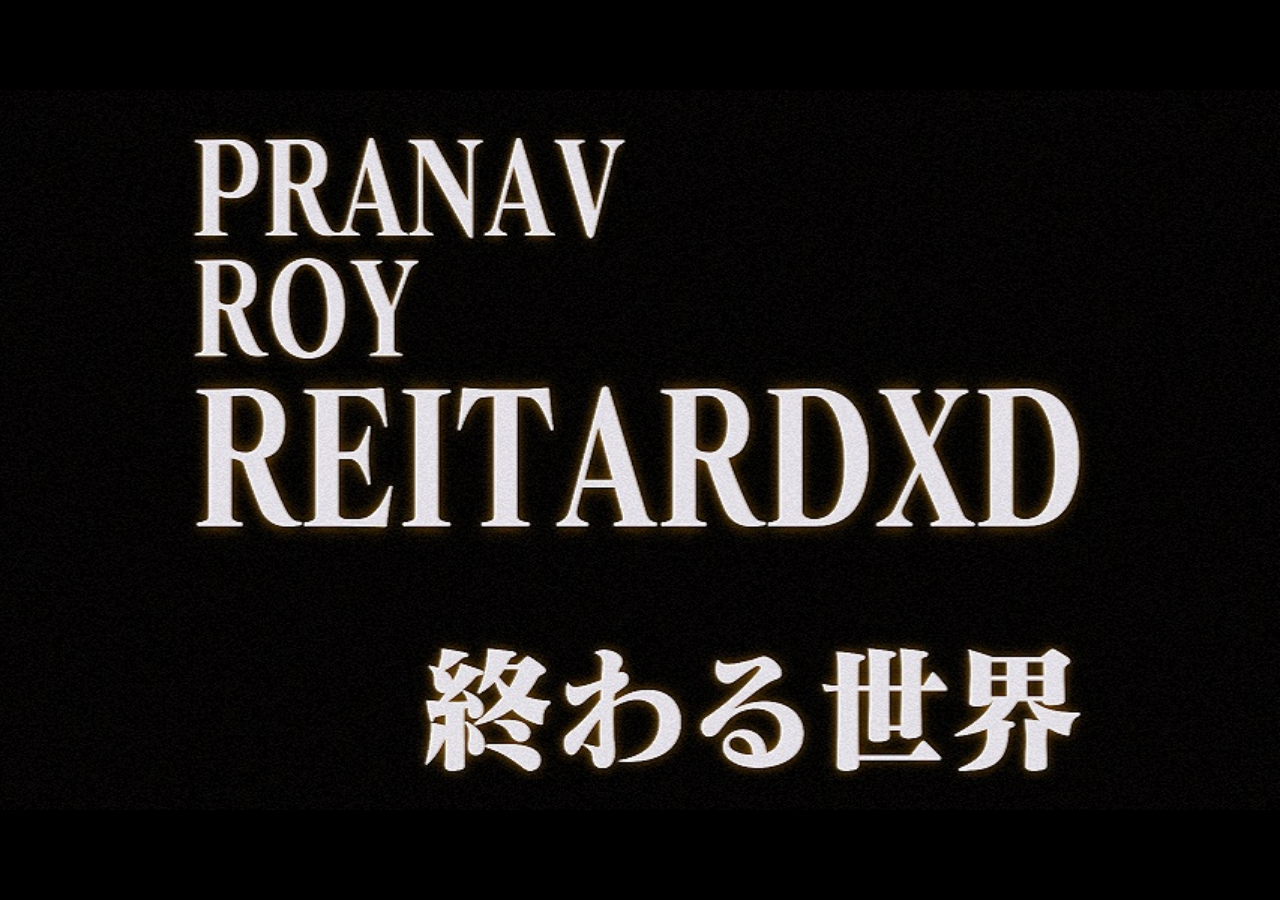
<file: index.html>
<!DOCTYPE html>
<html lang="en">
<head>
    <meta charset="UTF-8">
    <meta name="viewport" content="width=device-width, initial-scale=1.0">
<meta property="og:title" content="pranav roy">
<meta property="og:description" content="cs undergrad · security · low-level · competitive programming">
<meta property="og:url" content="https://reitardxd.me">
<meta property="og:image" content="https://reitardxd.me/assets/images/titlecard.png">
<meta property="og:type" content="website">
<meta name="theme-color" content="#000000">
<link rel="icon" type="image/jpeg" href="assets/images/cirno.png">
    <title>PRANAV ROY REITARDXD</title>
    <link rel="stylesheet" href="style.css">
<script data-goatcounter="https://chungus.goatcounter.com/count"
        async src="//gc.zgo.at/count.js"></script>
</head>
<body class="splash splash-titlecard">
    <main id="splash-screen" aria-label="Loading Pranav Roy's site">
        <img src="assets/images/titlecard.png" alt="PRANAV ROY REITARDXD" id="titlecard" decoding="async">
    </main>
    <script src="script.js" defer></script>
</body>
</html>
</file>
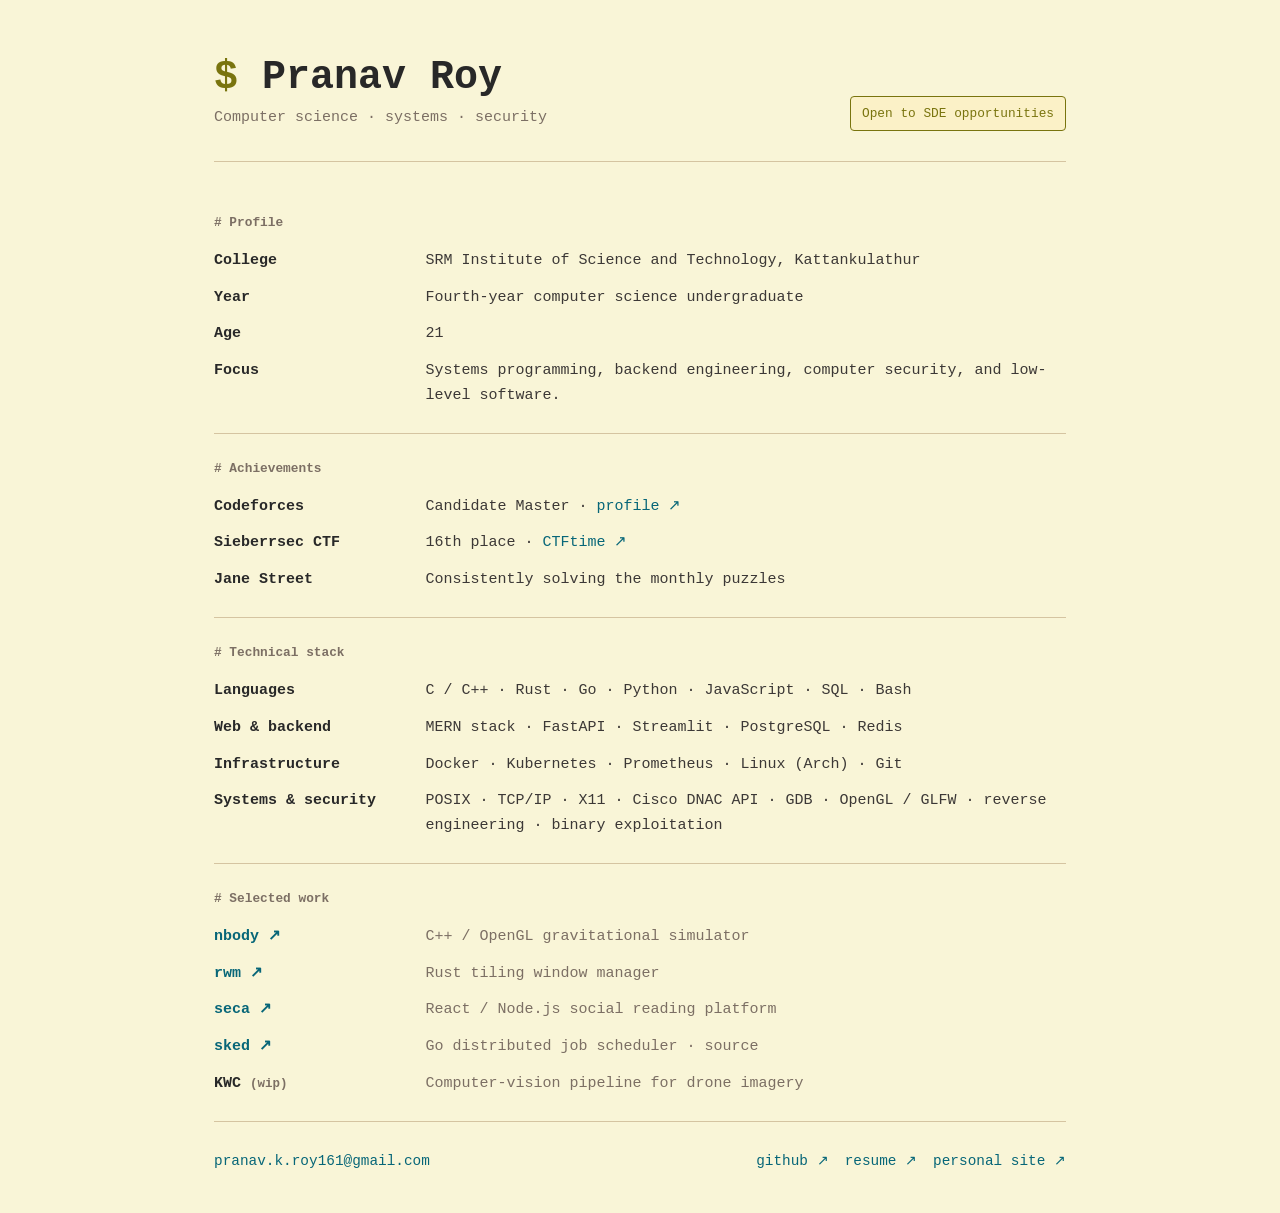
<file: recruiter.html>
<!DOCTYPE html>
<html lang="en">
<head>
    <meta charset="UTF-8">
    <meta name="viewport" content="width=device-width, initial-scale=1.0">
    <meta name="description" content="Pranav Roy — fourth-year computer science student focused on systems, backend engineering, and security.">
    <title>Pranav Roy — candidate profile</title>
    <style>
        :root { --bg: #f9f5d7; --bg1: #fbf1c7; --bg2: #ebdbb2; --line: #d5c4a1; --ink: #3c3836; --hi: #282828; --muted: #7c6f64; --link: #076678; --accent: #af3a03; --green: #79740e; --font: ui-monospace, "JetBrains Mono", "Fira Code", Menlo, Consolas, monospace; }
        @media (prefers-color-scheme: dark) { :root { --bg: #1d2021; --bg1: #282828; --bg2: #3c3836; --line: #504945; --ink: #ebdbb2; --hi: #fbf1c7; --muted: #a89984; --link: #83a598; --accent: #fe8019; --green: #b8bb26; } }
        * { box-sizing: border-box; }
        body { max-width: 900px; margin: 0 auto; padding: 56px 24px 40px; color: var(--ink); background: var(--bg); font-family: var(--font); font-size: 15px; line-height: 1.65; }
        a { color: var(--link); text-decoration: none; }
        a:hover { color: var(--accent); text-decoration: underline; }
        header { display: flex; align-items: end; justify-content: space-between; gap: 32px; padding-bottom: 30px; border-bottom: 1px solid var(--line); }
        h1, h2, p { margin-top: 0; }
        h1 { margin-bottom: 6px; color: var(--hi); font-size: clamp(1.8rem, 5vw, 2.5rem); line-height: 1.1; }
        h1::before { content: "$ "; color: var(--green); }
        .tagline { margin: 0; color: var(--muted); }
        .availability { flex: 0 0 auto; margin: 0; padding: 6px 11px; color: var(--green); background: var(--bg1); border: 1px solid var(--green); border-radius: 4px; font-size: .8rem; white-space: nowrap; }
        main { margin-top: 26px; }
        hr { display: none; }
        section { padding: 24px 0; border-bottom: 1px solid var(--line); }
        h2 { margin-bottom: 16px; color: var(--muted); font-size: .8rem; font-weight: 600; }
        h2::before { content: "# "; }
        dl { display: grid; grid-template-columns: minmax(148px, 22%) 1fr; gap: 12px 24px; margin: 0; }
        dt { color: var(--hi); }
        dd { margin: 0; }
        .selected-work dd { color: var(--muted); }
        small { color: var(--muted); }
        footer { display: flex; align-items: center; justify-content: space-between; gap: 20px; padding-top: 28px; color: var(--muted); font-size: .9rem; }
        footer p { margin: 0; }
        footer ul { display: flex; flex-wrap: wrap; gap: 16px; margin: 0; padding: 0; list-style: none; }
        @media (max-width: 620px) { body { padding: 34px 20px 28px; } header, footer { display: block; } .availability { display: inline-block; margin-top: 18px; } dl { grid-template-columns: 1fr; gap: 2px; } dd { margin-bottom: 12px; } footer ul { margin-top: 14px; } }
    </style>
</head>
<body>
    <header>
        <div>
            <h1>Pranav Roy</h1>
            <p class="tagline">Computer science · systems · security</p>
        </div>
        <p class="availability">Open to SDE opportunities</p>
    </header>

    <main>

    <section>
        <h2>Profile</h2>
        <dl>
            <dt><strong>College</strong></dt>
            <dd>SRM Institute of Science and Technology, Kattankulathur</dd>
            <dt><strong>Year</strong></dt>
            <dd>Fourth-year computer science undergraduate</dd>
            <dt><strong>Age</strong></dt>
            <dd>21</dd>
            <dt><strong>Focus</strong></dt>
            <dd>Systems programming, backend engineering, computer security, and low-level software.</dd>
        </dl>
    </section>

    <hr>

    <section>
        <h2>Achievements</h2>
        <dl>
            <dt><strong>Codeforces</strong></dt>
            <dd>Candidate Master · <a href="https://codeforces.com/profile/tormented_mizoguchi" target="_blank" rel="noopener">profile ↗</a></dd>
            <dt><strong>Sieberrsec CTF</strong></dt>
            <dd>16th place · <a href="https://ctftime.org/event/3299" target="_blank" rel="noopener">CTFtime ↗</a></dd>
            <dt><strong>Jane Street</strong></dt>
            <dd>Consistently solving the monthly puzzles</dd>
        </dl>
    </section>

    <hr>

    <section>
        <h2>Technical stack</h2>
        <dl>
            <dt><strong>Languages</strong></dt>
            <dd>C / C++ · Rust · Go · Python · JavaScript · SQL · Bash</dd>
            <dt><strong>Web &amp; backend</strong></dt>
            <dd>MERN stack · FastAPI · Streamlit · PostgreSQL · Redis</dd>
            <dt><strong>Infrastructure</strong></dt>
            <dd>Docker · Kubernetes · Prometheus · Linux (Arch) · Git</dd>
            <dt><strong>Systems &amp; security</strong></dt>
            <dd>POSIX · TCP/IP · X11 · Cisco DNAC API · GDB · OpenGL / GLFW · reverse engineering · binary exploitation</dd>
        </dl>
    </section>

    <hr>

    <section class="selected-work">
        <h2>Selected work</h2>
        <dl>
            <dt><strong><a href="https://github.com/ReitardXd/nbody" target="_blank" rel="noopener">nbody ↗</a></strong></dt>
            <dd>C++ / OpenGL gravitational simulator</dd>
            <dt><strong><a href="https://github.com/ReitardXd/rwm" target="_blank" rel="noopener">rwm ↗</a></strong></dt>
            <dd>Rust tiling window manager</dd>
            <dt><strong><a href="https://seca-xi.vercel.app" target="_blank" rel="noopener">seca ↗</a></strong></dt>
            <dd>React / Node.js social reading platform</dd>
            <dt><strong><a href="https://github.com/ReitardXd/sked" target="_blank" rel="noopener">sked ↗</a></strong></dt>
            <dd>Go distributed job scheduler · source</dd>
            <dt><strong>KWC <small>(wip)</small></strong></dt>
            <dd>Computer-vision pipeline for drone imagery</dd>
        </dl>
    </section>
    </main>

    <footer>
        <p>
            <a href="mailto:pranav.k.roy161@gmail.com">pranav.k.roy161@gmail.com</a>
        </p>
        <ul>
            <li><a href="https://github.com/ReitardXd" target="_blank" rel="noopener">github ↗</a></li>
            <li><a href="assets/resume/resume.pdf" target="_blank" rel="noopener">resume ↗</a></li>
            <li><a href="main.html">personal site ↗</a></li>
        </ul>
    </footer>
</body>
</html>
</file>
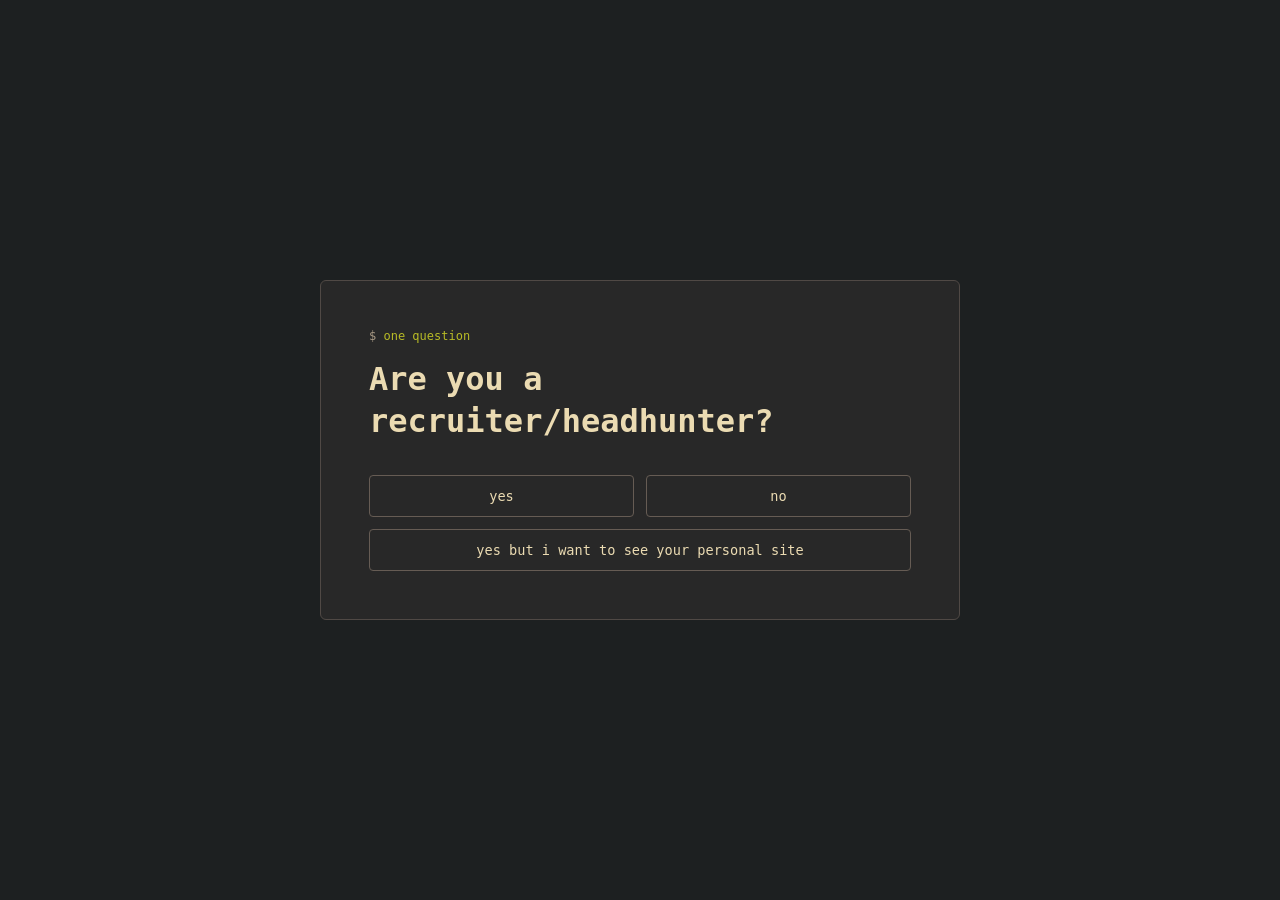
<file: seperate.html>
<!DOCTYPE html>
<html lang="en">
<head>
    <meta charset="UTF-8">
    <meta name="viewport" content="width=device-width, initial-scale=1.0">
    <meta name="theme-color" content="#000000">
    <link rel="icon" type="image/jpeg" href="assets/images/cirno.png">
    <title>pranav roy</title>
    <link rel="stylesheet" href="style.css">
</head>
<body class="splash prompt-page">
    <main id="splash-screen" aria-labelledby="splash-question">
        <section class="splash-prompt">
            <p class="eyebrow">one question</p>
            <h1 id="splash-question">Are you a recruiter/headhunter?</h1>
            <div class="splash-actions" aria-label="Choose a destination">
                <a class="splash-option" href="recruiter.html">yes</a>
                <a class="splash-option" href="main.html">no</a>
                <a class="splash-option splash-option-wide" href="main.html">yes but i want to see your personal site</a>
            </div>
        </section>
    </main>
</body>
</html>
</file>
<file: style.css>
/* Gruvbox dark (hard) — splash + recruiter prompt */
*, *::before, *::after { margin: 0; padding: 0; box-sizing: border-box; }
:root { --bg0:#1d2021; --bg1:#282828; --bg3:#504945; --bg4:#665c54; --fg:#ebdbb2; --fg-dim:#a89984; --accent:#fe8019; --green:#b8bb26; }
body.splash { min-height: 100vh; background: var(--bg0); color: var(--fg); font-family: ui-monospace, "JetBrains Mono", Menlo, Consolas, monospace; }
body.splash-titlecard { overflow: hidden; cursor: pointer; background: #000; }
.splash-titlecard #splash-screen { display: block; width: 100vw; height: 100vh; min-height: 0; padding: 0; }
.splash-titlecard #titlecard { display: block; width: 100vw; height: 100vh; object-fit: contain; }
#splash-screen { min-height: 100vh; display: grid; place-items: center; padding: 2rem 1.25rem; transition: opacity .45s ease; }
#splash-screen.fade-out { opacity: 0; }
#titlecard { width: min(420px, 70vw); height: auto; }
.splash-prompt { width: min(640px, 100%); padding: clamp(1.5rem, 5vw, 3rem); background: var(--bg1); border: 1px solid var(--bg3); border-radius: 6px; }
.eyebrow { color: var(--green); font-size: .75rem; margin-bottom: 1rem; }
.eyebrow::before { content: "$ "; color: var(--fg-dim); }
.splash-prompt h1 { font-size: clamp(1.3rem, 4vw, 2rem); font-weight: 700; line-height: 1.3; }
.splash-actions { display: flex; flex-wrap: wrap; gap: .75rem; margin-top: 2rem; }
.splash-option { flex: 1 1 120px; color: var(--fg); padding: .75rem 1rem; border: 1px solid var(--bg4); border-radius: 4px; text-decoration: none; font-size: .85rem; text-align: center; transition: border-color .2s, color .2s; }
.splash-option:hover, .splash-option:focus-visible { color: var(--accent); border-color: var(--accent); outline: none; }
.splash-option-wide { flex-basis: 100%; }
@media (max-width: 560px) { .splash-actions { flex-direction: column; } .splash-option, .splash-option-wide { flex-basis: auto; } }
</file>
